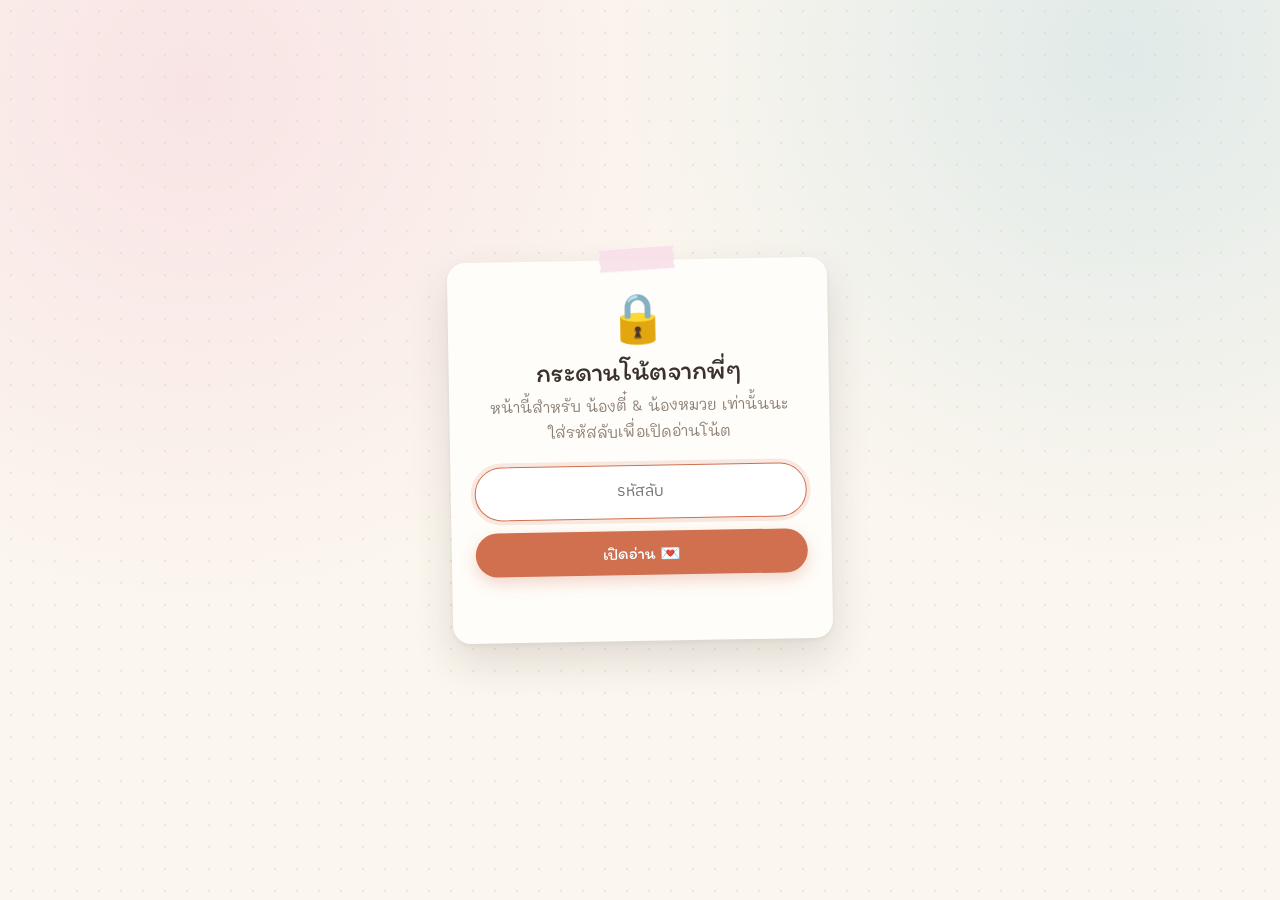
<file: admin.html>
<!doctype html>
<html lang="th">
<head>
  <meta charset="utf-8">
  <meta name="viewport" content="width=device-width, initial-scale=1, viewport-fit=cover">
  <meta name="robots" content="noindex, nofollow">
  <title>กระดานโน้ตจากพี่ๆ</title>
  <link rel="icon" href="data:image/svg+xml,<svg xmlns='http://www.w3.org/2000/svg' viewBox='0 0 100 100'><text y='.9em' font-size='90'>📌</text></svg>">
  <link rel="preconnect" href="https://fonts.googleapis.com">
  <link rel="preconnect" href="https://fonts.gstatic.com" crossorigin>
  <link href="https://fonts.googleapis.com/css2?family=IBM+Plex+Sans+Thai:wght@400;500;600&family=Itim&family=Mali:wght@400;500;600&display=swap" rel="stylesheet">
  <link rel="stylesheet" href="admin.css">
</head>
<body>
  <!-- หน้านี้สำหรับน้องตี๋ & น้องหมวยอ่านเท่านั้น (ไม่มีลิงก์จากหน้าเว็บหลัก) -->
  <div id="admin"></div>

  <script src="data.js"></script>
  <script src="admin.js"></script>
</body>
</html>
</file>
<file: admin.css>
/* กระดานโน้ตจากพี่ๆ (admin.html) */
:root {
  --paper: #fbf6ee;
  --card: #fffdf9;
  --ink: #3b322c;
  --muted: #8a7d72;
  --line: #e6d9c6;
  --accent: #d0704f;
  --pink: #e5607a;
  --f-head: "Itim", "IBM Plex Sans Thai", system-ui, sans-serif;
  --f-hand: "Mali", "IBM Plex Sans Thai", system-ui, sans-serif;
  --f-body: "IBM Plex Sans Thai", system-ui, -apple-system, "Segoe UI", sans-serif;
}
* { box-sizing: border-box; }
body {
  margin: 0;
  min-height: 100vh;
  color: var(--ink);
  font-family: var(--f-body);
  background-color: var(--paper);
  background-image:
    radial-gradient(circle at 15% 10%, rgba(244, 194, 212, 0.35), transparent 38%),
    radial-gradient(circle at 88% 6%, rgba(184, 216, 224, 0.4), transparent 36%),
    radial-gradient(rgba(160, 120, 80, 0.13) 1.2px, transparent 1.6px);
  background-size: auto, auto, 22px 22px;
  background-attachment: fixed;
}

/* เทปกาว / หมุด ใช้ร่วมกัน */
.tape,
.hold {
  position: absolute;
  top: -0.8rem;
  left: 50%;
  width: 4.8rem;
  height: 1.5rem;
  transform: translateX(-50%) rotate(-3deg);
  background: color-mix(in srgb, var(--c, #f4c2d4) 45%, rgba(255, 255, 255, 0.75));
  border: 1px solid rgba(255, 255, 255, 0.6);
  box-shadow: 0 1px 3px rgba(59, 50, 44, 0.12);
  /* ขอบเทปหยักๆ */
  clip-path: polygon(0 0, 100% 0, 97% 25%, 100% 50%, 97% 75%, 100% 100%, 0 100%, 3% 75%, 0 50%, 3% 25%);
}

/* ---------------------------------- หน้าใส่รหัส ---------------------------------- */
.lock { min-height: 100vh; display: grid; place-items: center; padding: 1.5rem 16px; }
.lock-card {
  position: relative;
  width: min(100%, 380px);
  padding: 2.25rem 1.5rem 1.75rem;
  text-align: center;
  background: var(--card);
  border-radius: 18px;
  box-shadow: 0 2px 4px rgba(59, 50, 44, 0.06), 0 18px 40px rgba(59, 50, 44, 0.14);
  transform: rotate(-1deg);
}
.lock-emoji { font-size: 3rem; line-height: 1; animation: bob 3s ease-in-out infinite; }
.lock-card h1 { margin: 0.6rem 0 0.4rem; font-family: var(--f-head); font-size: 1.7rem; font-weight: 400; }
.lock-sub { margin: 0 0 1.25rem; color: var(--muted); font-family: var(--f-hand); font-size: 0.95rem; line-height: 1.7; }
.lock-form { display: grid; gap: 0.75rem; }
.lock-form input {
  width: 100%;
  padding: 0.8rem 1rem;
  border: 1.5px solid var(--line);
  border-radius: 999px;
  background: #fff;
  color: var(--ink);
  font: inherit;
  text-align: center;
}
.lock-form input:focus { outline: none; border-color: var(--accent); box-shadow: 0 0 0 4px rgba(208, 112, 79, 0.15); }
.lock-form button {
  padding: 0.75rem 1.5rem;
  border: 0;
  border-radius: 999px;
  background: var(--accent);
  color: #fff;
  font-family: var(--f-head);
  font-size: 1.05rem;
  cursor: pointer;
  box-shadow: 0 6px 16px rgba(208, 112, 79, 0.28);
  transition: transform 0.2s;
}
.lock-form button:hover { transform: translateY(-2px); }
.lock-msg { min-height: 1.5em; margin: 1rem 0 0; color: #c0564a; font-size: 0.9rem; }
.loading { font-family: var(--f-hand); font-size: 1.2rem; color: var(--muted); }
.bob { display: inline-block; animation: bob 1.2s ease-in-out infinite; }
@keyframes bob { 50% { transform: translateY(-6px); } }

/* ---------------------------------- ธงราว ---------------------------------- */
.bunting {
  position: relative;
  display: flex;
  justify-content: space-between;
  gap: 0.2rem;
  margin: 0 auto 1.4rem;
  max-width: 760px;
  padding: 0.55rem 0.5rem 0;
}
.bunting::before {
  content: "";
  position: absolute;
  inset: 0.55rem 0 auto;
  border-top: 2px solid #c9b79d;
  border-radius: 50%;
}
.bunting i {
  position: relative;
  flex: 1;
  max-width: 2.3rem;
  aspect-ratio: 1 / 1.15;
  background: var(--c);
  clip-path: polygon(0 0, 100% 0, 50% 100%);
  transform-origin: 50% 0;
  animation: sway 3.4s ease-in-out infinite;
}
.bunting i:nth-child(even) { animation-delay: -1.7s; filter: brightness(1.04) saturate(1.15); }
@keyframes sway { 50% { transform: rotate(5deg); } }

/* ---------------------------------- กระดาน ---------------------------------- */
.board-page { max-width: 1100px; margin: 0 auto; padding: 1.25rem 16px 3rem; }
.board-head { text-align: center; margin-bottom: 1.5rem; }
.board-head h1 {
  margin: 0 0 0.35rem;
  font-family: var(--f-head);
  font-size: clamp(1.8rem, 6vw, 2.7rem);
  font-weight: 400;
  text-shadow: 2px 2px 0 rgba(244, 194, 212, 0.55);
}
.spark { display: inline-block; font-size: 0.7em; animation: twinkle 2.4s ease-in-out infinite; }
.spark:last-child { animation-delay: -1.2s; }
@keyframes twinkle { 50% { transform: scale(1.35) rotate(15deg); opacity: 0.7; } }
.board-count { margin: 0 0 1rem; color: var(--muted); font-family: var(--f-hand); }
.board-count b { color: var(--accent); font-size: 1.1em; }
.board-tools, .chips { display: flex; flex-wrap: wrap; justify-content: center; gap: 0.5rem; margin-bottom: 0.75rem; }
.chip {
  padding: 0.4rem 1rem;
  border: 1.5px solid var(--line);
  border-radius: 999px;
  background: var(--card);
  color: var(--ink);
  font-family: var(--f-hand);
  font-size: 0.9rem;
  cursor: pointer;
  transition: transform 0.2s, box-shadow 0.2s, background 0.2s;
}
.chip:hover { transform: translateY(-2px) rotate(-1.5deg); box-shadow: 0 5px 12px rgba(59, 50, 44, 0.13); }
.chip.on { background: var(--ink); border-color: var(--ink); color: var(--paper); }

/* กระดานไม้ก๊อก ขอบไม้ */
.cork {
  padding: 2.25rem 1.75rem 1.5rem;
  min-height: 340px;
  border: 13px solid #b2814f;
  border-radius: 22px;
  background-color: #d9b17d;
  background-image:
    radial-gradient(rgba(120, 78, 36, 0.28) 1.3px, transparent 1.8px),
    radial-gradient(rgba(255, 240, 210, 0.35) 1.1px, transparent 1.6px),
    radial-gradient(rgba(120, 78, 36, 0.18) 2px, transparent 2.6px);
  background-size: 17px 17px, 23px 23px, 41px 41px;
  background-position: 0 0, 9px 11px, 20px 6px;
  box-shadow:
    inset 0 0 38px rgba(90, 55, 20, 0.4),
    0 0 0 2px #8f6238,
    0 18px 40px rgba(59, 50, 44, 0.28);
}
.board {
  display: grid;
  grid-template-columns: repeat(auto-fill, minmax(255px, 1fr));
  gap: 2.4rem 1.8rem;
  align-items: start;
}

/* โน้ตกระดาษแปะ */
.note {
  position: relative;
  padding: 1.55rem 1.2rem 0.85rem;
  background: color-mix(in srgb, var(--c) 50%, #fffdf6);
  border-radius: 3px 3px 18px 3px;
  box-shadow: 0 1px 2px rgba(59, 50, 44, 0.12), 0 12px 22px rgba(59, 50, 44, 0.22);
  font-family: var(--f-hand);
  transform: rotate(var(--tilt, 0deg));
  transition: transform 0.28s cubic-bezier(.2, .8, .3, 1.3), box-shadow 0.25s;
  animation: note-in 0.55s var(--d, 0ms) both cubic-bezier(.2, .8, .3, 1.2);
}
.note:hover {
  transform: rotate(0deg) translateY(-5px) scale(1.03);
  box-shadow: 0 2px 4px rgba(59, 50, 44, 0.12), 0 22px 36px rgba(59, 50, 44, 0.3);
  z-index: 2;
}
/* หมุดปัก แทนเทป (สลับกัน) */
.note.pin .hold {
  top: -0.55rem;
  width: 1.3rem;
  height: 1.3rem;
  border: 0;
  border-radius: 50%;
  clip-path: none;
  transform: translateX(-50%);
  background: radial-gradient(circle at 34% 30%, rgba(255, 255, 255, 0.85) 0 12%, transparent 14%),
    color-mix(in srgb, var(--c) 25%, #e0455f);
  box-shadow: 0 4px 5px rgba(59, 50, 44, 0.35), inset -2px -2px 3px rgba(0, 0, 0, 0.18);
}

.note-from { display: flex; align-items: center; gap: 0.55rem; margin-bottom: 0.55rem; }
.note-from b { font-family: var(--f-head); font-weight: 400; font-size: 1.15rem; line-height: 1.2; }
.note-avatar {
  display: grid;
  place-items: center;
  flex: none;
  width: 2.3rem;
  height: 2.3rem;
  border: 2.5px solid #fff;
  border-radius: 50%;
  background: color-mix(in srgb, var(--c) 85%, #fff);
  box-shadow: 0 2px 5px rgba(59, 50, 44, 0.18);
  font-size: 1.2rem;
}
/* เส้นบรรทัดเหมือนกระดาษโน้ต */
.note-body {
  font-size: 1rem;
  line-height: 1.9em;
  overflow-wrap: anywhere;
  background-image: repeating-linear-gradient(transparent 0, transparent calc(1.9em - 1px), rgba(150, 105, 70, 0.2) calc(1.9em - 1px), rgba(150, 105, 70, 0.2) 1.9em);
  background-position: 0 0.35em;
}
.note-body p { margin: 0 0 1.9em; }
.note-body p:last-child { margin-bottom: 0; }
.note-foot { display: flex; align-items: center; gap: 0.5rem; margin-top: 0.75rem; }
.note-sticker { font-size: 1.4rem; line-height: 1; transform: rotate(-12deg); filter: drop-shadow(0 2px 2px rgba(59, 50, 44, 0.2)); }
.note-foot time { flex: 1; text-align: right; color: rgba(59, 50, 44, 0.5); font-size: 0.72rem; }
.heart {
  padding: 0 0.15rem;
  border: 0;
  background: none;
  color: rgba(59, 50, 44, 0.22);
  font-size: 1.5rem;
  line-height: 1;
  cursor: pointer;
  transition: transform 0.2s, color 0.2s;
}
.heart:hover { transform: scale(1.25); color: rgba(229, 96, 122, 0.6); }
.heart.on { color: var(--pink); animation: heart-pop 0.45s; }
@keyframes heart-pop { 0% { transform: scale(0.6); } 55% { transform: scale(1.5); } 100% { transform: scale(1); } }

.board-empty {
  grid-column: 1 / -1;
  margin: 2rem 0;
  text-align: center;
  color: #fff8ea;
  text-shadow: 0 1px 3px rgba(90, 55, 20, 0.6);
  font-family: var(--f-hand);
  font-size: 1.1rem;
}
.board-foot { margin: 1.5rem 0 0; text-align: center; color: var(--muted); font-family: var(--f-hand); font-size: 0.9rem; }
.board-foot span { color: var(--pink); }

@keyframes note-in {
  from { opacity: 0; transform: translateY(26px) rotate(calc(var(--tilt, 0deg) * 3)) scale(0.92); }
}

@media (max-width: 520px) {
  .cork { padding: 1.9rem 1rem 1.25rem; border-width: 9px; border-radius: 16px; }
  .board { gap: 2.1rem 1rem; }
}
@media (prefers-reduced-motion: reduce) {
  .note, .bunting i, .spark, .lock-emoji, .bob, .heart.on { animation: none; }
  .note, .chip, .heart { transition: none; }
  .note:hover { transform: rotate(var(--tilt, 0deg)); }
}
</file>
